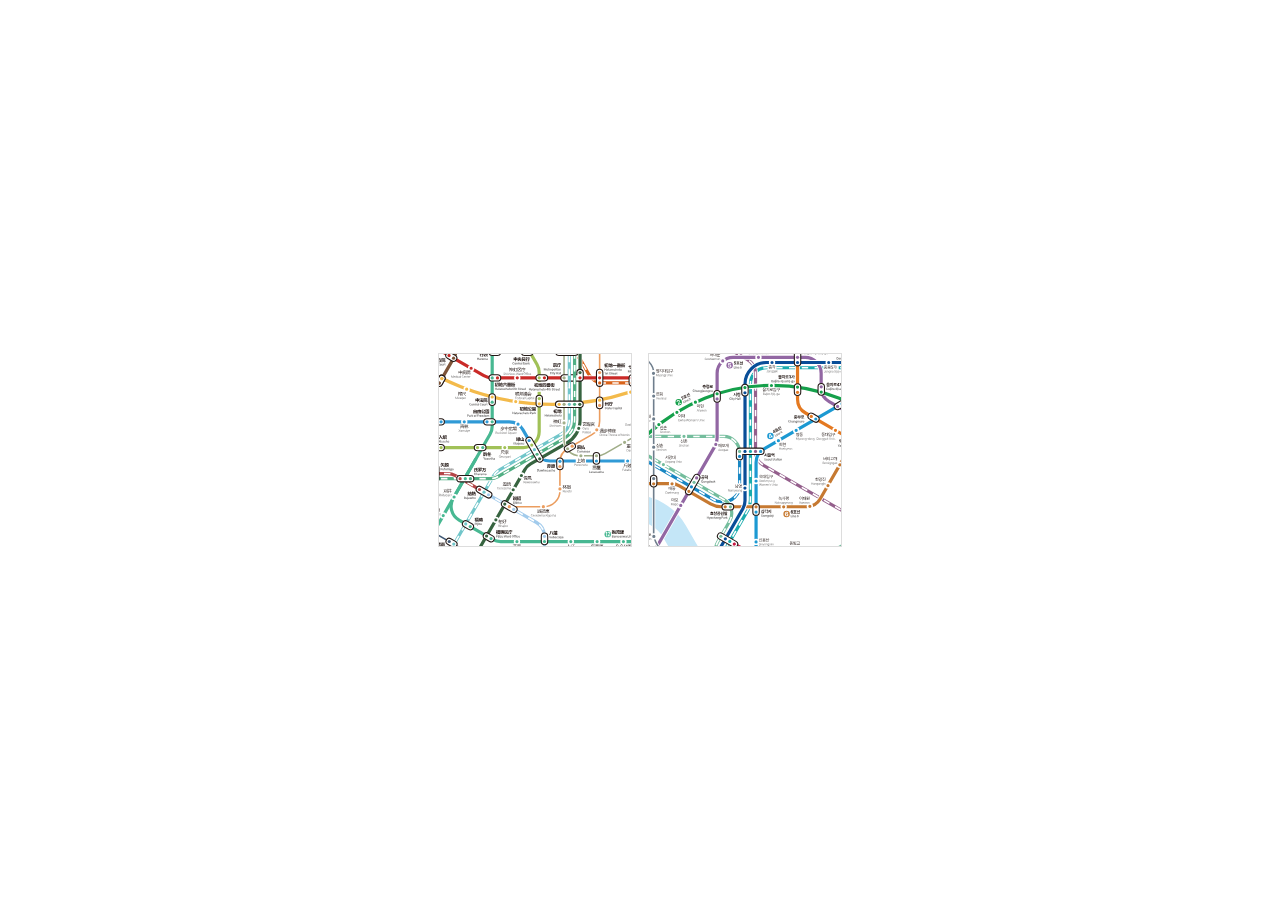
<file: index.html>
<!doctype html>
<html lang="ko">
<head>
  <meta charset="utf-8">
  <meta name="viewport" content="width=device-width, initial-scale=1">
  <title>Raceda</title>
  <meta name="description" content="Metro Maps Designed by Daco">
  <meta property="og:title" content="Raceda">
  <meta property="og:description" content="Metro Maps Designed by Daco">
  <meta property="og:type" content="website">
  <link rel="stylesheet" href="style.css">
</head>
<body class="home">
  <a class="city" href="sluqecu/" style="--map: 2560; --x: 1815; --y: 1790;">
    <img class="city-map" src="sluqecu/map.svg" alt="">
    <span class="city-name">SLUQECU</span>
  </a>
  <a class="city" href="seoul/" style="--map: 1920; --x: 975; --y: 840">
    <img class="city-map" src="seoul/map.svg" alt="">
    <span class="city-name">SEOUL</span>
  </a>
</body>
</html>
</file>
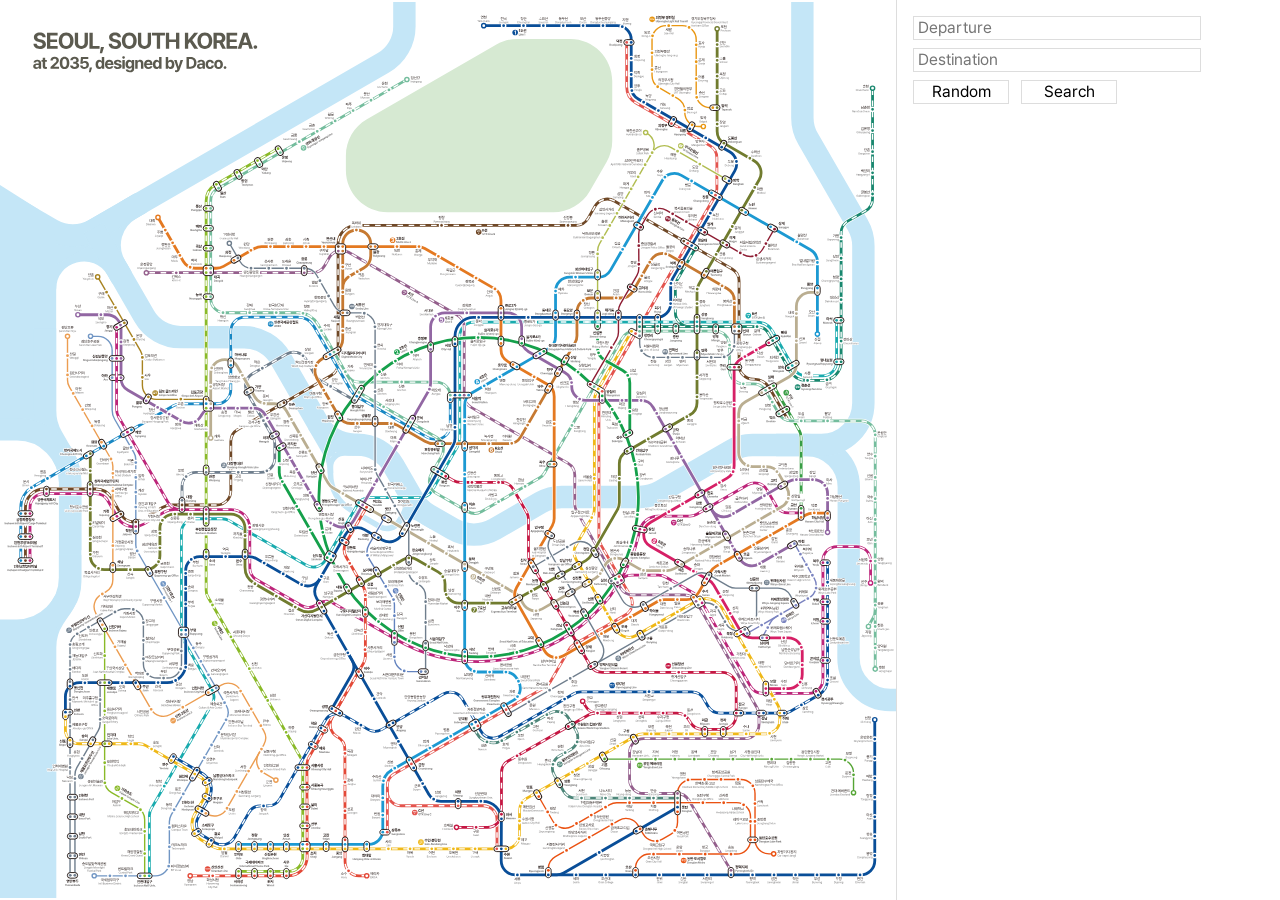
<file: seoul/index.html>
<!doctype html>
<html lang="en">
<head>
  <meta charset="utf-8">
  <meta name="viewport" content="width=device-width, initial-scale=1">
  <title>Seoul - Raceda</title>
  <meta name="description" content="Metro Maps Designed by Daco">
  <meta property="og:title" content="Seoul - Raceda">
  <meta property="og:description" content="Metro Maps Designed by Daco">
  <meta property="og:type" content="website">
  <link rel="stylesheet" href="../style.css">
  <link rel="stylesheet" href="style.css">
  <script type="module" src="../script.js"></script>
</head>
<body>
  <main id="map"></main>
  <aside id="panel">
    <div id="handle" class="handle"></div>
    <input id="departure" placeholder="Departure">
    <input id="destination" placeholder="Destination">
    <button id="random">Random</button>
    <button id="search">Search</button>
    <ul id="suggest" class="suggest"></ul>
    <pre id="result" class="result"></pre>
  </aside>
</body>
</html>
</file>
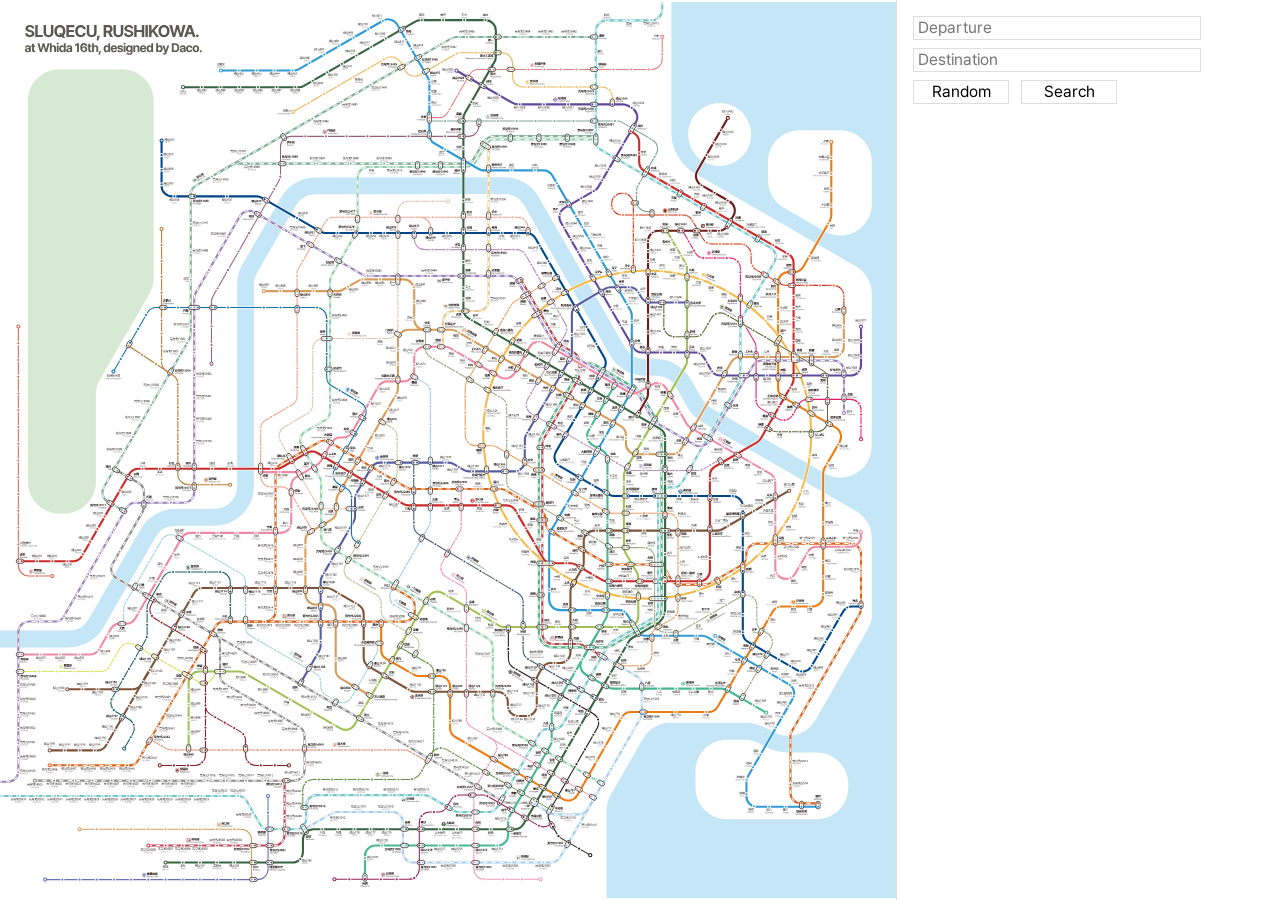
<file: sluqecu/index.html>
<!doctype html>
<html lang="en">
<head>
  <meta charset="utf-8">
  <meta name="viewport" content="width=device-width, initial-scale=1">
  <title>Sluqecu - Raceda</title>
  <meta name="description" content="Metro Maps Designed by Daco">
  <meta property="og:title" content="Sluqecu - Raceda">
  <meta property="og:description" content="Metro Maps Designed by Daco">
  <meta property="og:type" content="website">
  <link rel="stylesheet" href="../style.css">
  <link rel="stylesheet" href="style.css">
  <script type="module" src="../script.js"></script>
</head>
<body>
  <main id="map"></main>
  <aside id="panel">
    <div id="handle" class="handle"></div>
    <input id="departure" placeholder="Departure">
    <input id="destination" placeholder="Destination">
    <button id="random">Random</button>
    <button id="search">Search</button>
    <ul id="suggest" class="suggest"></ul>
    <pre id="result" class="result"></pre>
  </aside>
</body>
</html>
</file>
<file: style.css>
@font-face {
  font-family: 'sansRm';
  src: url('/fonts/RusimezSans.otf') format('opentype');
  font-weight: 400;
}

@font-face {
  font-family: 'sansRm';
  src: url('/fonts/RusimezSansBold.otf') format('opentype');
  font-weight: 700;
}

@font-face {
  font-family: 'sansLa';
  font-weight: 400;
  src: url(/fonts/Pretendard-Regular.otf) format('opentype');
}

@font-face {
  font-family: 'sansLa';
  font-weight: 700;
  src: url(/fonts/Pretendard-Bold.otf) format('opentype');
}

@font-face {
  font-family: 'sansSc';
  font-weight: 400;
  src: url(/fonts/NotoSansSC-Regular.ttf) format('truetype');
  unicode-range: U+3400-4DBF, U+4E00-9FFF;
}

@font-face {
  font-family: 'sansSc';
  font-weight: 700;
  src: url(/fonts/NotoSansSC-Bold.ttf) format('truetype');
  unicode-range: U+3400-4DBF, U+4E00-9FFF;
}

:root {
  --sans-font: 'sansRm', 'sansLa', 'sansSc', sans-serif;
}

html,
body {
    height: 100%;
    margin: 0;
}

body {
    display: flex;
}

#panel input,
#panel button {
    box-sizing: border-box;
    height: 1.5rem;
    margin: 0;
    border-radius: 0;
    border: 1px solid #dddddd;
    font-size: 1rem;
    line-height: 1rem;
    font-family: var(--sans-font);
    color: #000000;
}

#panel input {
    width: 18rem;
    margin-bottom: 0.5rem;
    margin-right: 3rem;
    padding: 0.25rem;
}

#panel button {
    width: 6rem;
    background-color: #ffffff;
    margin-right: 0.5rem;
}

button:hover { background-color: #eeeeee; }

#map {
    flex: 1;
    min-width: 0;
    overflow: hidden;
}

#map svg {
    display: block;
    width: 100%;
    height: 100%;
    cursor: grab;
    touch-action: none;
    user-select: none;
}

#panel {
    flex: none;
    position: relative;
    width: 24rem;
    box-sizing: border-box;
    padding: 1rem;
    overflow: auto;
    border-left: 1px solid #dddddd;
}

#panel .result {
    white-space: pre-wrap;
    font-size: 1rem;
    line-height: 1.5rem;
    margin: 1rem 0;
    font-family: var(--sans-font);
}

.suggest {
    position: absolute;
    z-index: 1;
    box-sizing: border-box;
    max-height: 18rem;
    margin: 0;
    padding: 0;
    overflow: auto;
    list-style: none;
    background-color: #ffffff;
    border: 1px solid #dddddd;
    border-top: none;
    font-size: 1rem;
    line-height: 1rem;
    font-family: var(--sans-font);
}

.suggest li {
    height: 1rem;
    padding: 0.25rem;
    cursor: pointer;
    white-space: nowrap;
    overflow: hidden;
    text-overflow: ellipsis;
}

.suggest li:hover,
.suggest li.active { background-color: #eeeeee; }

.suggest li.empty {
    height: 1rem;
    color: #999999;
    cursor: default;
}

#panel .station-row,
#panel .line-row { white-space: nowrap; }

.station-mark {
    fill: none;
    stroke-width: 15;
    stroke-linecap: round;
    stroke-linejoin: round;
    opacity: 0.5;
    pointer-events: none;
}

.station-mark.departure { stroke: red; }
.station-mark.destination { stroke: blue; }

.line-box > svg,
.line-row > div { flex: none; }

.station-row {
    display: flex;
    align-items: center;
    height: 2rem;
    line-height: 2rem;
}

.line-box {
    display: flex;
    align-items: center;
}

.line-row {
    display: flex;
    align-items: center;
    height: 2rem;
    gap: 0.25rem;
    margin-top: 0.5rem;
    font-weight: 700;
    line-height: 2rem;
}

body.home {
    flex-wrap: wrap;
    justify-content: center;
    align-items: center;
    align-content: center;
    gap: 1rem;
    padding: 1rem;
    box-sizing: border-box;
}

.city {
    position: relative;
    display: block;
    width: 12rem;
    aspect-ratio: 1;
    overflow: hidden;
    border: 1px solid #dddddd;
}

.city-map {
    position: absolute;
    max-width: none;
    width: calc(100% * var(--map) / 360);
    left: calc(-100% * (var(--x) - 360 / 2) / 360);
    top: calc(-100% * (var(--y) - 360 / 2) / 360);
    transition: filter 0.2s ease;
}

.city-name {
    position: absolute;
    inset: 0;
    display: flex;
    justify-content: center;
    align-items: center;
    color: #ffffff;
    font-family: var(--sans-font);
    font-size: 1.5rem;
    font-weight: 700;
    letter-spacing: 0.15em;
    opacity: 0;
    transition: opacity 0.2s ease;
}

.city:hover .city-map,
.city:focus-visible .city-map { filter: brightness(0.45); }

.city:hover .city-name,
.city:focus-visible .city-name { opacity: 1; }

@media (hover: none) {
    .city-map { filter: brightness(0.45); }
    .city-name { opacity: 1; }
}

.handle { display: none; }

.panel-body { position: relative; }

@media (max-width: 768px) {
    body:not(.home) { display: block; overflow: hidden; }

    #map {
        position: fixed;
        inset: 0;
    }

    #panel {
        position: fixed;
        z-index: 2;
        left: 0;
        right: 0;
        bottom: 0;
        width: auto;
        height: 85vh;
        height: 85dvh;
        display: flex;
        flex-direction: column;
        overflow: hidden;
        padding: 0;
        border-left: none;
        border-top: 1px solid #dddddd;
        background-color: #ffffff;
        transform: translateY(calc(100% - 9rem));
        transition: transform 0.2s ease;
    }

    #panel.dragging { transition: none; }

    .handle {
        display: block;
        flex: none;
        height: 1rem;
        background-color: #ffffff;
        cursor: grab;
        touch-action: none;
        margin: 0.75rem auto 0;
    }

    .handle::before {
        content: "";
        display: block;
        width: 3rem;
        height: 0.25rem;
        border-radius: 0.125rem;
        background-color: #cccccc;
    }

    .panel-body {
        flex: 1;
        min-height: 0;
        overflow: auto;
        overscroll-behavior: none;
        padding: 0 1rem 1rem;
    }

    #panel:not(.full) .panel-body {
        overflow: hidden;
        touch-action: none;
    }
}
</file>
<file: seoul/style.css>
@font-face {
  font-family: 'Saira';
  src: url(../fonts/Saira.ttf) format('truetype');
  font-weight: 700;
}

.sm-icon,
.ui-icon,
.gtx-icon,
.kr1-icon,
.kr2-icon,
.kr3-icon,
.kr4-icon {
    text-align: center;
    width: 1.5rem;
    height: 1.5rem;
    border-radius: 50%;
    line-height: 1.5rem;
    margin: 0.25rem;
    color: #ffffff;
}

.gtx-icon,
.kr3-icon,
.kr4-icon {
    white-space: pre-line;
    height: 1rem;
    padding: 0.25rem 0;
    font-size: 0.5rem;
    line-height: 0.5rem;
}

.ui-icon,
.gtx-icon { font-family: 'Saira'; }
.kr1-icon { font-size: 0.75rem; }
.kr2-icon { font-size: 0.5rem; }
.kr4-icon { font-size: 0.375rem; }
</file>
<file: sluqecu/style.css>
@font-face {
  font-family: 'HWKT';
  src: url(../fonts/HanWangKanTan.ttf) format('truetype');
  font-weight: 700;
}

.hy-icon,
.sq-icon,
.sl-icon,
.mt-icon {
    text-align: center;
    width: 1.5rem;
    height: 1.5rem;
    border-radius: 50%;
    line-height: 1.5rem;
    margin: 0.25rem;
    color: #ffffff;
}

.hy-icon,
.sl-icon,
.mt-icon {
    outline: 2px solid;
    outline-offset: -2px;
    color: #000000;
}

.sl-icon,
.mt-icon { font-family: 'HWKT'; }
.hy-icon { border-radius: 25%; }
.mt-icon { background-color: #F3BA4B; }
</file>
